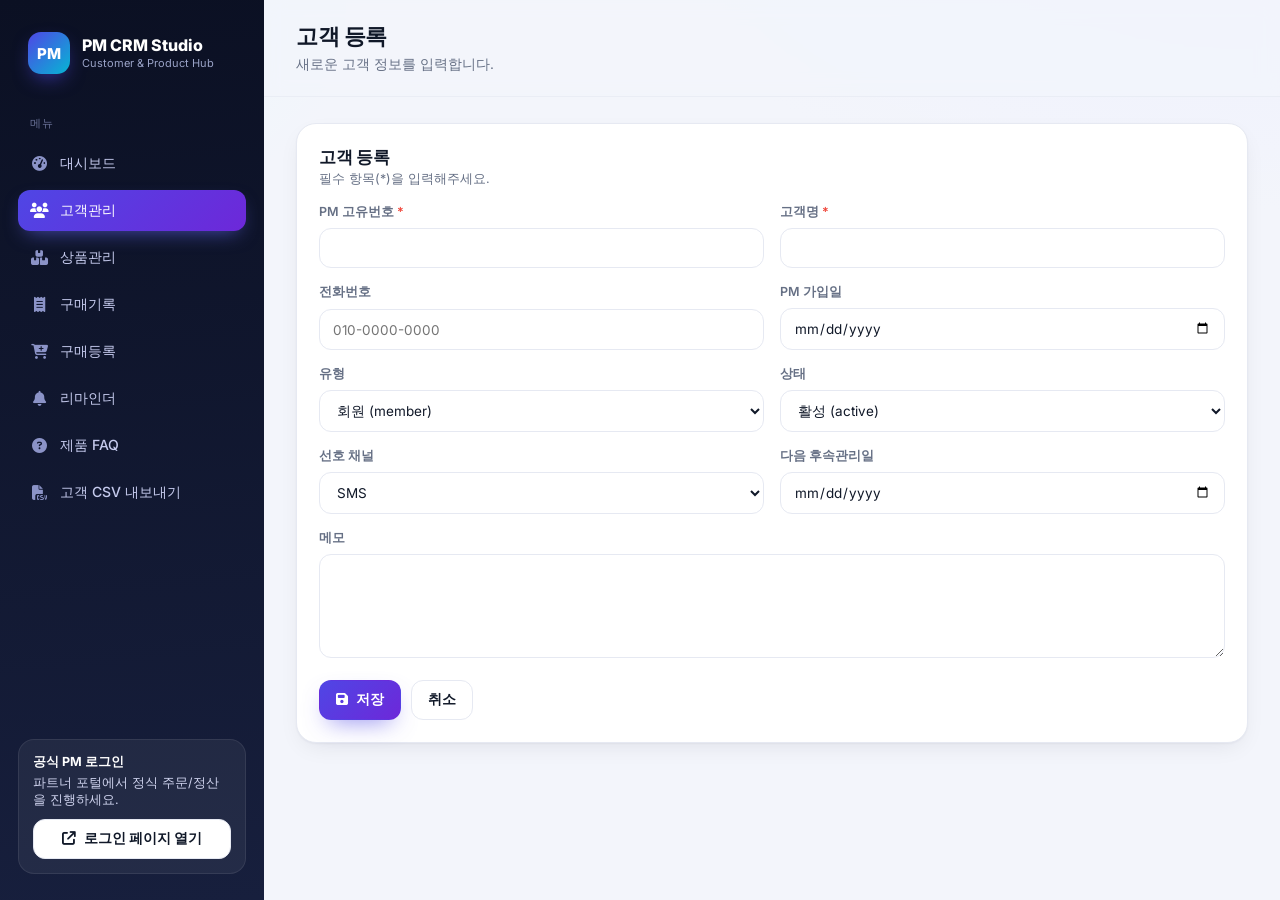
<file: customer-form.html>
<!doctype html>
<html lang="ko">
<head>
<meta charset="utf-8">
<meta name="viewport" content="width=device-width, initial-scale=1">
<title>고객 입력 · PM CRM Studio</title>
<link href="https://fonts.googleapis.com/css2?family=Inter:wght@400;500;600;700;800&display=swap" rel="stylesheet">
<link rel="stylesheet" href="https://cdn.jsdelivr.net/npm/@fortawesome/fontawesome-free@6.4.0/css/all.min.css">
<link rel="stylesheet" href="css/style.css">
</head>
<body>
<div class="app-shell" id="app-shell">
  <section class="card" style="max-width:960px;margin:0 auto;">
    <div class="card-head">
      <div><h2 id="form-title">고객 등록</h2><div class="sub">필수 항목(*)을 입력해주세요.</div></div>
    </div>
    <form id="customer-form" class="form-grid two-col">
      <label class="field"><span>PM 고유번호 <span class="req">*</span></span><input type="text" name="pm_member_no" required></label>
      <label class="field"><span>고객명 <span class="req">*</span></span><input type="text" name="customer_name" required></label>
      <label class="field"><span>전화번호</span><input type="text" name="phone_number" placeholder="010-0000-0000"></label>
      <label class="field"><span>PM 가입일</span><input type="date" name="joined_pm_at"></label>
      <label class="field"><span>유형</span>
        <select name="customer_type">
          <option value="prospect">예비고객 (prospect)</option>
          <option value="customer">고객 (customer)</option>
          <option value="member" selected>회원 (member)</option>
          <option value="business_member">사업자회원 (business_member)</option>
        </select>
      </label>
      <label class="field"><span>상태</span>
        <select name="status">
          <option value="active" selected>활성 (active)</option>
          <option value="inactive">비활성 (inactive)</option>
          <option value="paused">일시중지 (paused)</option>
        </select>
      </label>
      <label class="field"><span>선호 채널</span>
        <select name="preferred_channel">
          <option value="sms" selected>SMS</option>
          <option value="kakao">카카오</option>
          <option value="push">푸시</option>
          <option value="none">없음</option>
        </select>
      </label>
      <label class="field"><span>다음 후속관리일</span><input type="date" name="next_followup_at"></label>
      <label class="field full-col"><span>메모</span><textarea name="memo" rows="5"></textarea></label>
      <div class="full-col form-actions">
        <button type="submit" class="btn primary" id="submit-btn"><i class="fa-solid fa-floppy-disk"></i> 저장</button>
        <a class="btn" href="customers.html">취소</a>
      </div>
    </form>
  </section>
</div>

<script src="js/api.js"></script>
<script src="js/layout.js"></script>
<script>
mountLayout({ activeKey: 'customers', title: '고객 등록', subtitle: '새로운 고객 정보를 입력합니다.' });

const params = new URLSearchParams(location.search);
const customerId = params.get('id');
const form = document.getElementById('customer-form');

async function loadForEdit() {
  if (!customerId) return;
  document.getElementById('form-title').textContent = '고객 수정';
  document.querySelector('.topbar h1').textContent = '고객 수정';
  const c = await Api.get('customers', customerId);
  form.pm_member_no.value = c.pm_member_no || '';
  form.customer_name.value = c.customer_name || '';
  form.phone_number.value = c.phone_number || '';
  form.joined_pm_at.value = c.joined_pm_at ? fmtDate(c.joined_pm_at) : '';
  form.customer_type.value = c.customer_type || 'member';
  form.status.value = c.status || 'active';
  form.preferred_channel.value = c.preferred_channel || 'sms';
  form.next_followup_at.value = c.next_followup_at ? fmtDate(c.next_followup_at) : '';
  form.memo.value = c.memo || '';
}

form.addEventListener('submit', async (e) => {
  e.preventDefault();
  const btn = document.getElementById('submit-btn');
  btn.disabled = true;
  const payload = {
    pm_member_no: form.pm_member_no.value.trim(),
    customer_name: form.customer_name.value.trim(),
    phone_number: form.phone_number.value.trim(),
    joined_pm_at: form.joined_pm_at.value || null,
    customer_type: form.customer_type.value,
    status: form.status.value,
    preferred_channel: form.preferred_channel.value,
    next_followup_at: form.next_followup_at.value || null,
    memo: form.memo.value.trim(),
  };
  try {
    if (customerId) {
      await Api.update('customers', customerId, payload);
      toast('고객 정보가 수정되었습니다.');
      location.href = `customer-detail.html?id=${customerId}`;
    } else {
      const created = await Api.create('customers', payload);
      toast('고객이 등록되었습니다.');
      location.href = `customer-detail.html?id=${created.id}`;
    }
  } catch (err) {
    console.error(err);
    toast('저장 중 오류가 발생했습니다.', 'error');
    btn.disabled = false;
  }
});

loadForEdit().catch(err => { console.error(err); toast('고객 정보를 불러오지 못했습니다.', 'error'); });
</script>
</body>
</html>
</file>
<file: css/style.css>
/* ==========================================================================
   PM CRM Studio — Stylish redesign
   Base: Tailwind CDN (utility) + this file (design tokens & custom components)
   ========================================================================== */

:root {
  --bg: #f3f5fb;
  --bg-soft: #eef1fb;
  --card: #ffffff;
  --text: #101828;
  --muted: #667085;
  --border: #e6e9f2;
  --primary: #4f46e5;
  --primary-dark: #4338ca;
  --primary-light: #eef0ff;
  --accent: #06b6d4;
  --accent-light: #ecfeff;
  --success: #12b76a;
  --success-light: #ecfdf3;
  --warning: #f79009;
  --warning-light: #fffaeb;
  --danger: #f04438;
  --danger-light: #fef3f2;
  --sidebar-from: #0b1023;
  --sidebar-to: #171f3d;
  --radius-lg: 20px;
  --radius-md: 14px;
  --radius-sm: 10px;
  --shadow-card: 0 1px 2px rgba(16,24,40,.04), 0 8px 24px -8px rgba(16,24,40,.10);
  --shadow-pop: 0 20px 48px -12px rgba(16,24,40,.28);
}

* { box-sizing: border-box; }
html, body { height: 100%; }
body {
  margin: 0;
  font-family: 'Inter', -apple-system, BlinkMacSystemFont, "Segoe UI", sans-serif;
  color: var(--text);
  background:
    radial-gradient(1100px 500px at 100% -10%, #eef0ff 0%, transparent 60%),
    radial-gradient(900px 500px at -10% 0%, #e7fbfd 0%, transparent 55%),
    var(--bg);
  -webkit-font-smoothing: antialiased;
}
a { color: var(--primary); text-decoration: none; }
::selection { background: var(--primary-light); color: var(--primary-dark); }

/* Scrollbar */
::-webkit-scrollbar { width: 10px; height: 10px; }
::-webkit-scrollbar-thumb { background: #d0d5e6; border-radius: 10px; }
::-webkit-scrollbar-track { background: transparent; }

/* ---------------- App shell ---------------- */
.app-shell { display: flex; min-height: 100vh; }

.sidebar {
  width: 264px;
  flex-shrink: 0;
  background: linear-gradient(175deg, var(--sidebar-from), var(--sidebar-to));
  color: #e6e8f5;
  padding: 26px 18px;
  display: flex;
  flex-direction: column;
  gap: 6px;
  position: sticky;
  top: 0;
  height: 100vh;
  overflow-y: auto;
  z-index: 30;
}
.sidebar-brand {
  display: flex;
  align-items: center;
  gap: 12px;
  padding: 6px 10px 22px;
}
.sidebar-brand .logo-badge {
  width: 42px; height: 42px; border-radius: 13px;
  background: linear-gradient(135deg, var(--primary), var(--accent));
  display: flex; align-items: center; justify-content: center;
  font-weight: 800; color: #fff; font-size: 15px;
  box-shadow: 0 8px 20px -6px rgba(79,70,229,.7);
}
.sidebar-brand .brand-text .name { font-weight: 800; font-size: 16px; color: #fff; line-height: 1.2; }
.sidebar-brand .brand-text .tag { font-size: 11px; color: #9aa3c7; }

.sidebar-section-label {
  font-size: 11px; text-transform: uppercase; letter-spacing: .08em;
  color: #6b7399; padding: 14px 12px 6px;
}
.nav-link {
  display: flex; align-items: center; gap: 12px;
  color: #c6cbee; padding: 11px 12px; border-radius: 12px;
  font-size: 14px; font-weight: 500; transition: all .15s ease;
}
.nav-link i { width: 18px; text-align: center; font-size: 15px; color: #8b93c7; }
.nav-link:hover { background: rgba(255,255,255,.07); color: #fff; }
.nav-link.active { background: linear-gradient(135deg, var(--primary), #6d28d9); color: #fff; box-shadow: 0 8px 20px -8px rgba(99,102,241,.7); }
.nav-link.active i { color: #fff; }

.sidebar-note {
  margin-top: auto;
  background: rgba(255,255,255,.06);
  border: 1px solid rgba(255,255,255,.08);
  padding: 14px; border-radius: 16px; font-size: 12.5px; color: #cfd3ee;
}
.sidebar-note .btn { margin-top: 10px; width: 100%; justify-content: center; }

.app-main { flex: 1; min-width: 0; display: flex; flex-direction: column; }

.topbar {
  display: flex; align-items: center; justify-content: space-between;
  gap: 16px; padding: 22px 32px; position: sticky; top: 0; z-index: 20;
  background: rgba(243,245,251,.78); backdrop-filter: blur(10px);
  border-bottom: 1px solid rgba(230,233,242,.7);
}
.topbar h1 { margin: 0; font-size: 22px; font-weight: 800; letter-spacing: -.02em; }
.topbar p { margin: 4px 0 0; color: var(--muted); font-size: 13.5px; }
.topbar-actions { display: flex; gap: 10px; align-items: center; }

.page-content { padding: 26px 32px 60px; max-width: 1440px; width: 100%; margin: 0 auto; }

/* ---------------- Buttons ---------------- */
.btn {
  border: 1px solid var(--border); background: #fff; color: var(--text);
  padding: 10px 16px; border-radius: 12px; cursor: pointer;
  display: inline-flex; align-items: center; justify-content: center; gap: 8px;
  font-size: 13.5px; font-weight: 600; transition: all .15s ease; white-space: nowrap;
}
.btn:hover { border-color: #c7cce0; transform: translateY(-1px); box-shadow: var(--shadow-card); }
.btn:active { transform: translateY(0); }
.btn.primary { background: linear-gradient(135deg, var(--primary), #6d28d9); border-color: transparent; color: #fff; box-shadow: 0 10px 24px -10px rgba(79,70,229,.7); }
.btn.primary:hover { filter: brightness(1.06); }
.btn.accent { background: linear-gradient(135deg, var(--accent), #0891b2); border-color: transparent; color: #fff; }
.btn.ghost { background: transparent; border-color: transparent; }
.btn.danger { color: var(--danger); border-color: #fecdca; background: var(--danger-light); }
.btn.danger:hover { background: #fee4e2; }
.btn.small { padding: 7px 12px; font-size: 12.5px; border-radius: 10px; }
.btn.icon-only { padding: 9px; }
.btn[disabled] { opacity: .5; cursor: not-allowed; transform: none; }

/* ---------------- Cards / layout helpers ---------------- */
.card {
  background: var(--card); border: 1px solid var(--border);
  border-radius: var(--radius-lg); padding: 22px; box-shadow: var(--shadow-card);
}
.card-head { display: flex; align-items: center; justify-content: space-between; gap: 12px; margin-bottom: 16px; flex-wrap: wrap; }
.card-head h2 { margin: 0; font-size: 17px; font-weight: 800; letter-spacing: -.01em; }
.card-head .sub { color: var(--muted); font-size: 12.5px; margin-top: 2px; }
.grid-2 { display: grid; grid-template-columns: 1fr 1fr; gap: 20px; }
.grid-3 { display: grid; grid-template-columns: repeat(3, 1fr); gap: 20px; }
.grid-4 { display: grid; grid-template-columns: repeat(4, 1fr); gap: 18px; }
.section-gap { margin-bottom: 20px; }

/* Stat cards */
.stat-card {
  background: var(--card); border: 1px solid var(--border); border-radius: var(--radius-lg);
  padding: 20px; box-shadow: var(--shadow-card); display: flex; align-items: center; gap: 16px;
  position: relative; overflow: hidden;
}
.stat-card .icon-wrap { width: 48px; height: 48px; border-radius: 14px; display: flex; align-items: center; justify-content: center; font-size: 19px; flex-shrink: 0; }
.stat-card .label { color: var(--muted); font-size: 12.5px; font-weight: 600; margin-bottom: 4px; }
.stat-card .value { font-size: 26px; font-weight: 800; letter-spacing: -.02em; }
.stat-card .delta { font-size: 11.5px; font-weight: 700; margin-top: 4px; display:inline-flex; align-items:center; gap:4px; }
.stat-card.c-indigo .icon-wrap { background: var(--primary-light); color: var(--primary); }
.stat-card.c-cyan .icon-wrap { background: var(--accent-light); color: #0891b2; }
.stat-card.c-green .icon-wrap { background: var(--success-light); color: var(--success); }
.stat-card.c-amber .icon-wrap { background: var(--warning-light); color: var(--warning); }

/* ---------------- Table ---------------- */
.table-wrap { overflow-x: auto; }
table { width: 100%; border-collapse: collapse; min-width: 560px; }
th, td { text-align: left; padding: 13px 12px; border-bottom: 1px solid var(--border); vertical-align: middle; font-size: 13.5px; }
th { color: var(--muted); font-size: 11.5px; text-transform: uppercase; letter-spacing: .04em; font-weight: 700; background: #fafbff; }
thead th:first-child { border-top-left-radius: 10px; }
thead th:last-child { border-top-right-radius: 10px; }
tbody tr { transition: background .12s ease; }
tbody tr:hover { background: #f8f9fe; }
tbody tr:last-child td { border-bottom: none; }
.empty, .empty-box { color: var(--muted); text-align: center; padding: 36px 16px; font-size: 13.5px; }
.empty i, .empty-box i { display: block; font-size: 26px; margin-bottom: 10px; color: #c7cce0; }

/* Badges */
.badge { display: inline-flex; align-items: center; gap: 5px; padding: 5px 11px; border-radius: 999px; font-size: 11.5px; font-weight: 700; }
.badge::before { content: ''; width: 6px; height: 6px; border-radius: 50%; background: currentColor; }
.badge.b-indigo { background: var(--primary-light); color: var(--primary); }
.badge.b-green { background: var(--success-light); color: #067647; }
.badge.b-amber { background: var(--warning-light); color: #b54708; }
.badge.b-red { background: var(--danger-light); color: #b42318; }
.badge.b-gray { background: #f2f4f7; color: #475467; }
.badge.b-cyan { background: var(--accent-light); color: #0e7490; }

.pill { display: inline-flex; align-items: center; gap: 6px; padding: 7px 13px; background: var(--primary-light); border-radius: 999px; color: var(--primary-dark); font-size: 12.5px; font-weight: 700; }

/* ---------------- Forms ---------------- */
.form-grid { display: grid; gap: 16px; }
.form-grid.two-col { grid-template-columns: 1fr 1fr; }
.form-grid.three-col { grid-template-columns: repeat(3, 1fr); }
.form-grid.compact { gap: 12px; }
label.field { display: grid; gap: 7px; font-size: 13.5px; }
label.field span { color: var(--muted); font-size: 12.5px; font-weight: 600; }
label.field .req { color: var(--danger); }
input, select, textarea {
  width: 100%; padding: 11px 13px; border: 1.5px solid var(--border); border-radius: 12px;
  font: inherit; background: #fff; color: var(--text); transition: border-color .15s, box-shadow .15s;
}
input:focus, select:focus, textarea:focus {
  outline: none; border-color: var(--primary); box-shadow: 0 0 0 4px var(--primary-light);
}
textarea { resize: vertical; }
.full-col { grid-column: 1 / -1; }
.form-actions { display: flex; gap: 10px; padding-top: 6px; }
.search-box { position: relative; flex: 1; max-width: 420px; }
.search-box i { position: absolute; left: 14px; top: 50%; transform: translateY(-50%); color: var(--muted); font-size: 13px; }
.search-box input { padding-left: 38px; }
.responsive-head { display: flex; align-items: center; justify-content: space-between; gap: 14px; flex-wrap: wrap; }

/* ---------------- Hero / detail ---------------- */
.hero-card {
  display: flex; justify-content: space-between; align-items: center; gap: 20px; flex-wrap: wrap;
  background: linear-gradient(120deg, #101430, #1c2452 60%, #2f2f70);
  color: #fff; border: none;
}
.hero-card h2 { margin: 10px 0 6px; font-size: 24px; font-weight: 800; }
.hero-card p { color: #c3c7ec; margin: 0; font-size: 13.5px; }
.hero-card .pill { background: rgba(255,255,255,.12); color: #fff; }
.hero-actions { display: flex; gap: 10px; flex-wrap: wrap; }
.hero-card .btn:not(.primary) { background: rgba(255,255,255,.08); color: #fff; border-color: rgba(255,255,255,.18); }

/* ---------------- Product grid ---------------- */
.product-grid { display: grid; grid-template-columns: repeat(auto-fill, minmax(230px, 1fr)); gap: 18px; }
.product-card {
  background: var(--card); border: 1px solid var(--border); border-radius: var(--radius-lg);
  overflow: hidden; box-shadow: var(--shadow-card); display: flex; flex-direction: column;
  transition: transform .16s ease, box-shadow .16s ease;
}
.product-card:hover { transform: translateY(-4px); box-shadow: var(--shadow-pop); }
.product-card .thumb {
  height: 168px; background: linear-gradient(160deg, #f3f5ff, #eaf9fb);
  display: flex; align-items: center; justify-content: center; position: relative; overflow: hidden;
}
.product-card .thumb img { width: 100%; height: 100%; object-fit: contain; padding: 14px; }
.product-card .thumb .no-image { color: #b7bee0; font-size: 34px; }
.product-card .thumb .type-tag {
  position: absolute; top: 10px; left: 10px; background: rgba(16,24,40,.72); color: #fff;
  padding: 4px 9px; border-radius: 999px; font-size: 10.5px; font-weight: 700; letter-spacing: .03em;
}
.product-card .body { padding: 16px; display: flex; flex-direction: column; gap: 8px; flex: 1; }
.product-card .cat { color: var(--muted); font-size: 11px; font-weight: 700; text-transform: uppercase; letter-spacing: .04em; }
.product-card .name { font-weight: 700; font-size: 15px; line-height: 1.35; min-height: 40px; }
.product-card .price-row { display: flex; align-items: baseline; gap: 6px; margin-top: auto; }
.product-card .price-row .main-price { font-size: 17px; font-weight: 800; color: var(--primary-dark); }
.product-card .price-sub { color: var(--muted); font-size: 11.5px; }
.product-card .actions { display: flex; gap: 8px; padding: 0 16px 16px; }
.product-card .actions .btn { flex: 1; }

/* ---------------- Plan type toggle (intake vs repurchase) ---------------- */
.plan-type-toggle { display: flex; gap: 8px; background: #f2f4f7; padding: 5px; border-radius: 14px; margin-bottom: 16px; }
.plan-type-btn {
  flex: 1; border: none; background: transparent; padding: 10px 12px; border-radius: 10px;
  font-size: 13px; font-weight: 700; color: var(--muted); cursor: pointer; display: flex;
  align-items: center; justify-content: center; gap: 7px; transition: all .15s ease;
}
.plan-type-btn.active { background: #fff; color: var(--primary-dark); box-shadow: var(--shadow-card); }
.plan-type-btn[data-type="repurchase"].active { color: #0e7490; }

/* ---------------- Notes / timeline ---------------- */
.notes-list { display: grid; gap: 10px; max-height: 320px; overflow-y: auto; padding-right: 4px; }
.note-item { border: 1px solid var(--border); border-radius: 14px; padding: 13px 14px; background: #fafbff; }
.note-item .meta { color: var(--muted); font-size: 11.5px; margin-top: 6px; }

/* ---------------- Line items (purchase form) ---------------- */
.line-item-row {
  display: grid; grid-template-columns: 2.2fr .8fr 1fr 1fr 1.1fr 1fr auto;
  gap: 10px; align-items: end; padding: 14px; background: #fafbff; border: 1px solid var(--border);
  border-radius: 14px; margin-bottom: 10px;
}
.line-item-row label.field span { font-size: 11px; }
.line-total-badge { grid-column: 1/-1; text-align: right; color: var(--muted); font-size: 12px; }

/* ---------------- Modal ---------------- */
.modal-backdrop {
  position: fixed; inset: 0; background: rgba(15,17,33,.55); backdrop-filter: blur(2px);
  display: none; align-items: center; justify-content: center; z-index: 100; padding: 20px;
}
.modal-backdrop.open { display: flex; }
.modal-box {
  background: #fff; border-radius: 22px; padding: 26px; width: 100%; max-width: 640px;
  box-shadow: var(--shadow-pop); max-height: 90vh; overflow-y: auto; animation: modalPop .18s ease;
}
@keyframes modalPop { from { transform: translateY(10px) scale(.98); opacity: 0; } to { transform: none; opacity: 1; } }
.modal-head { display: flex; align-items: center; justify-content: space-between; margin-bottom: 18px; }
.modal-head h3 { margin: 0; font-size: 18px; font-weight: 800; }
.modal-close { border: none; background: #f2f4f7; width: 34px; height: 34px; border-radius: 10px; cursor: pointer; color: var(--muted); font-size: 15px; }
.modal-close:hover { background: #e6e9f2; }

/* ---------------- Toast ---------------- */
#toast-container { position: fixed; top: 20px; right: 20px; z-index: 200; display: flex; flex-direction: column; gap: 10px; }
.toast {
  background: #101430; color: #fff; padding: 13px 18px; border-radius: 13px; font-size: 13.5px;
  box-shadow: var(--shadow-pop); display: flex; align-items: center; gap: 10px; min-width: 260px;
  animation: toastIn .2s ease;
}
.toast.success { background: #0a4d33; }
.toast.error { background: #6d1a13; }
.toast.info { background: #1e3a8a; }
.toast i { font-size: 15px; }
@keyframes toastIn { from { transform: translateX(30px); opacity: 0; } to { transform: none; opacity: 1; } }

/* ---------------- Misc ---------------- */
.muted { color: var(--muted); }
.small { font-size: 12px; }
.divider { height: 1px; background: var(--border); margin: 18px 0; }
.skeleton { background: linear-gradient(90deg, #eef0f6 25%, #f7f8fb 37%, #eef0f6 63%); background-size: 400% 100%; animation: shimmer 1.4s ease infinite; border-radius: 10px; }
@keyframes shimmer { 0% { background-position: 100% 50%; } 100% { background-position: 0 50%; } }
.copy-chip { display:inline-flex; align-items:center; gap:6px; cursor:pointer; }

/* Mobile sidebar toggle */
.sidebar-toggle { display: none; }

@media (max-width: 1180px) {
  .grid-2, .grid-3, .grid-4 { grid-template-columns: 1fr; }
  .form-grid.two-col, .form-grid.three-col { grid-template-columns: 1fr; }
}
@media (max-width: 900px) {
  .sidebar { position: fixed; left: 0; top: 0; transform: translateX(-100%); transition: transform .2s ease; box-shadow: var(--shadow-pop); }
  .sidebar.open { transform: translateX(0); }
  .sidebar-toggle { display: inline-flex; }
  .page-content { padding: 18px 16px 50px; }
  .topbar { padding: 16px; }
  .line-item-row { grid-template-columns: 1fr 1fr; }
}
</file>
